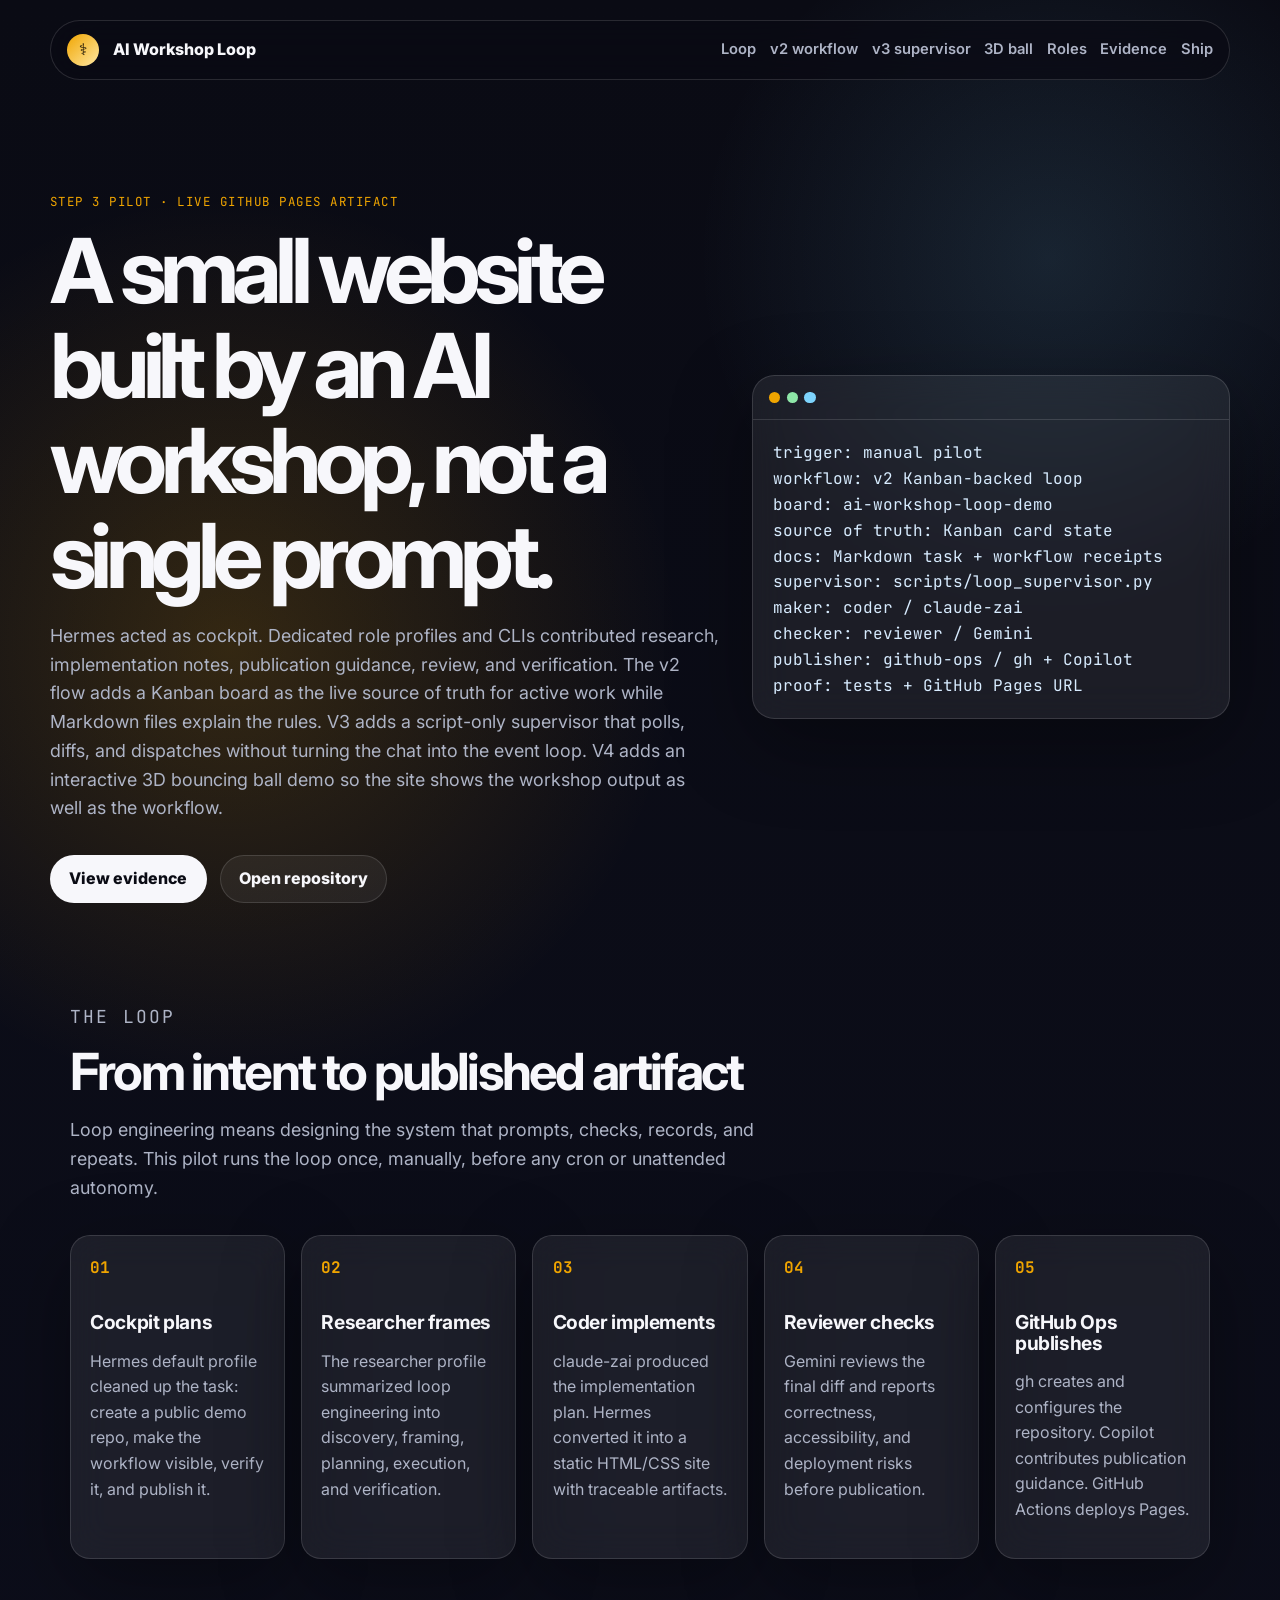
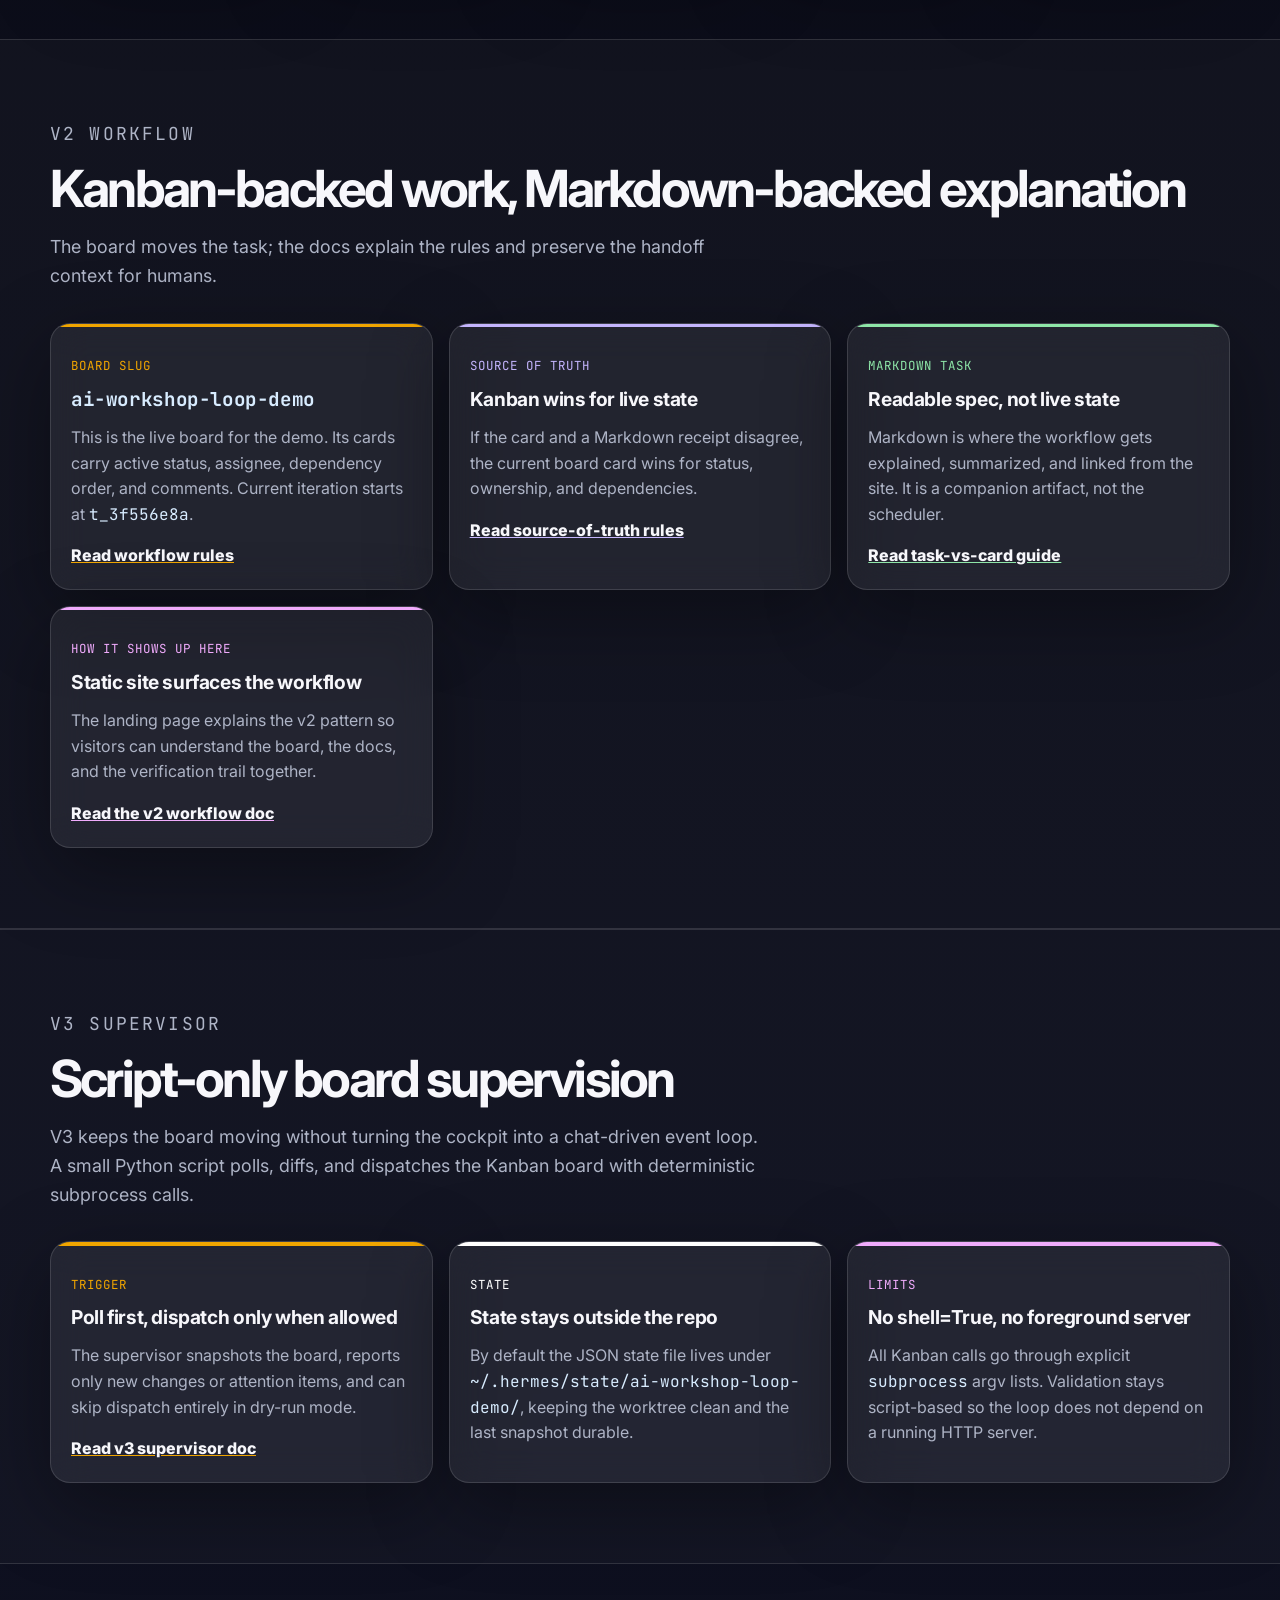
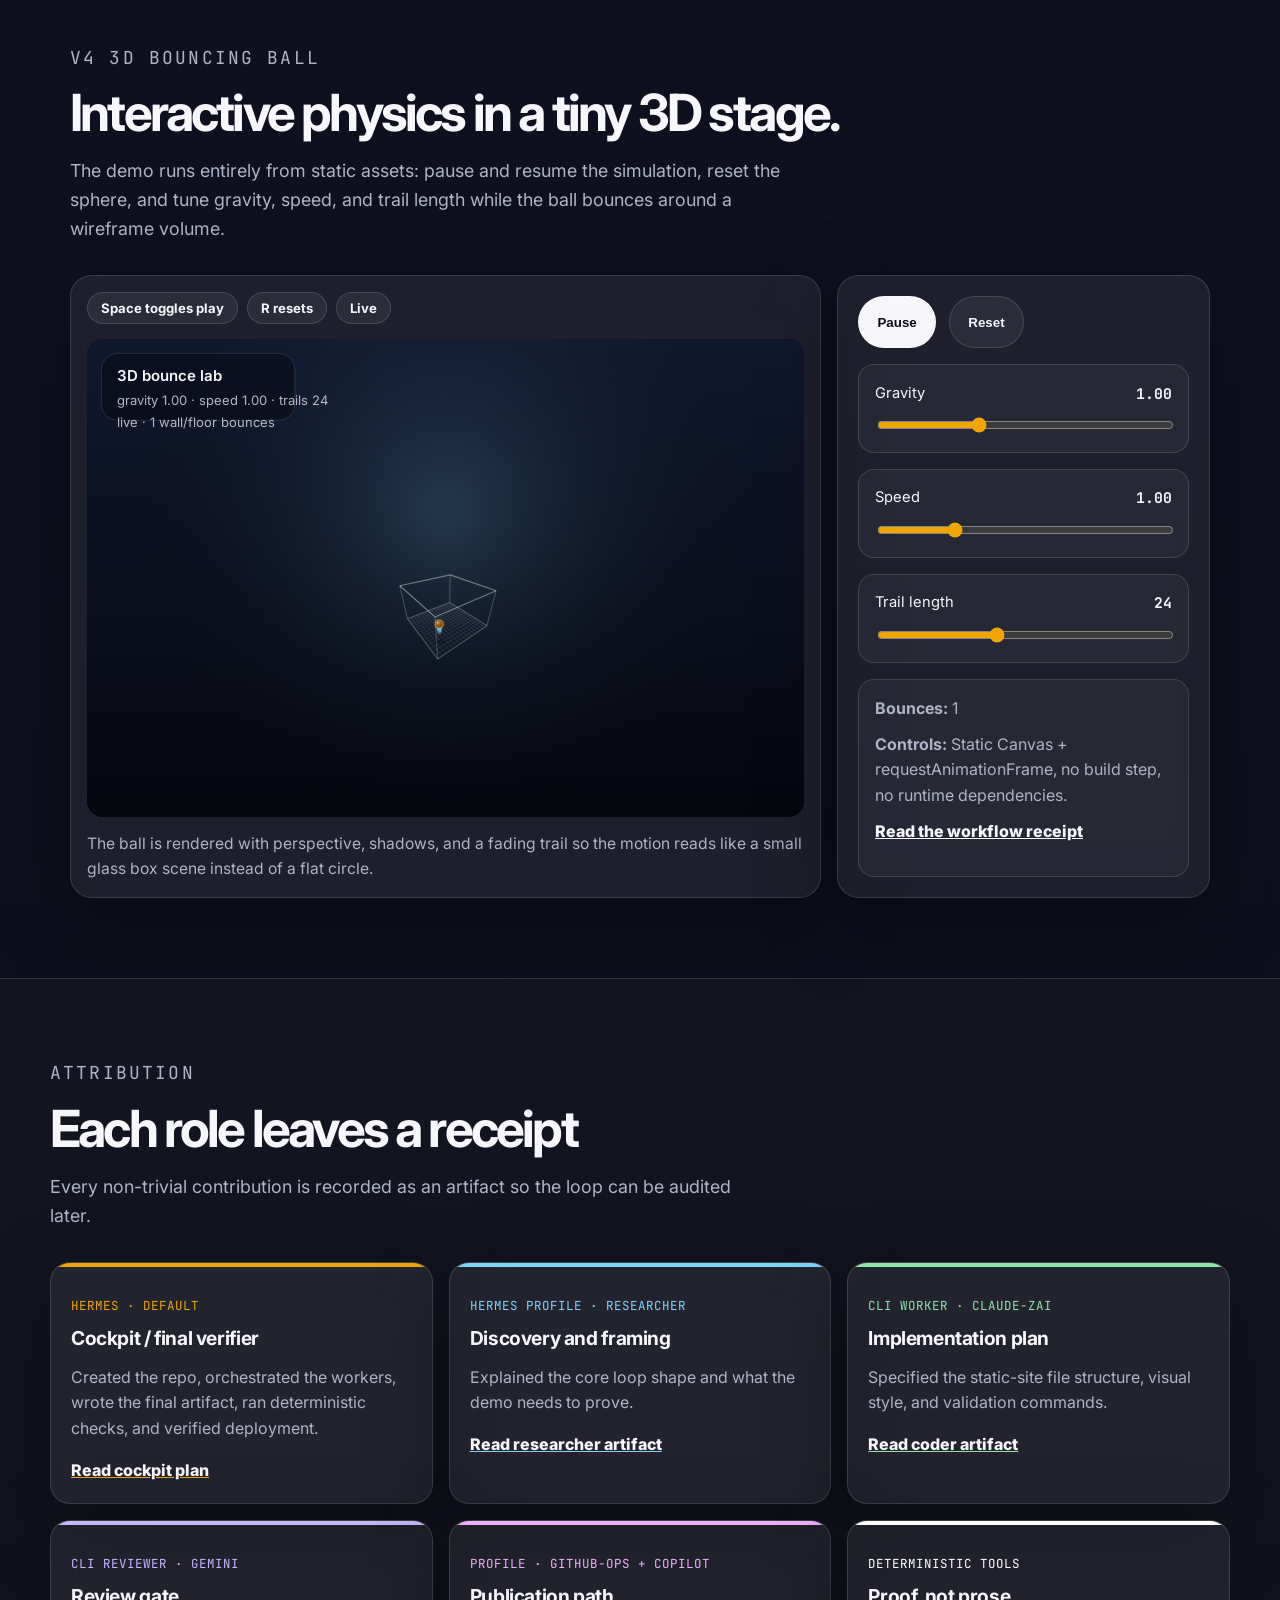
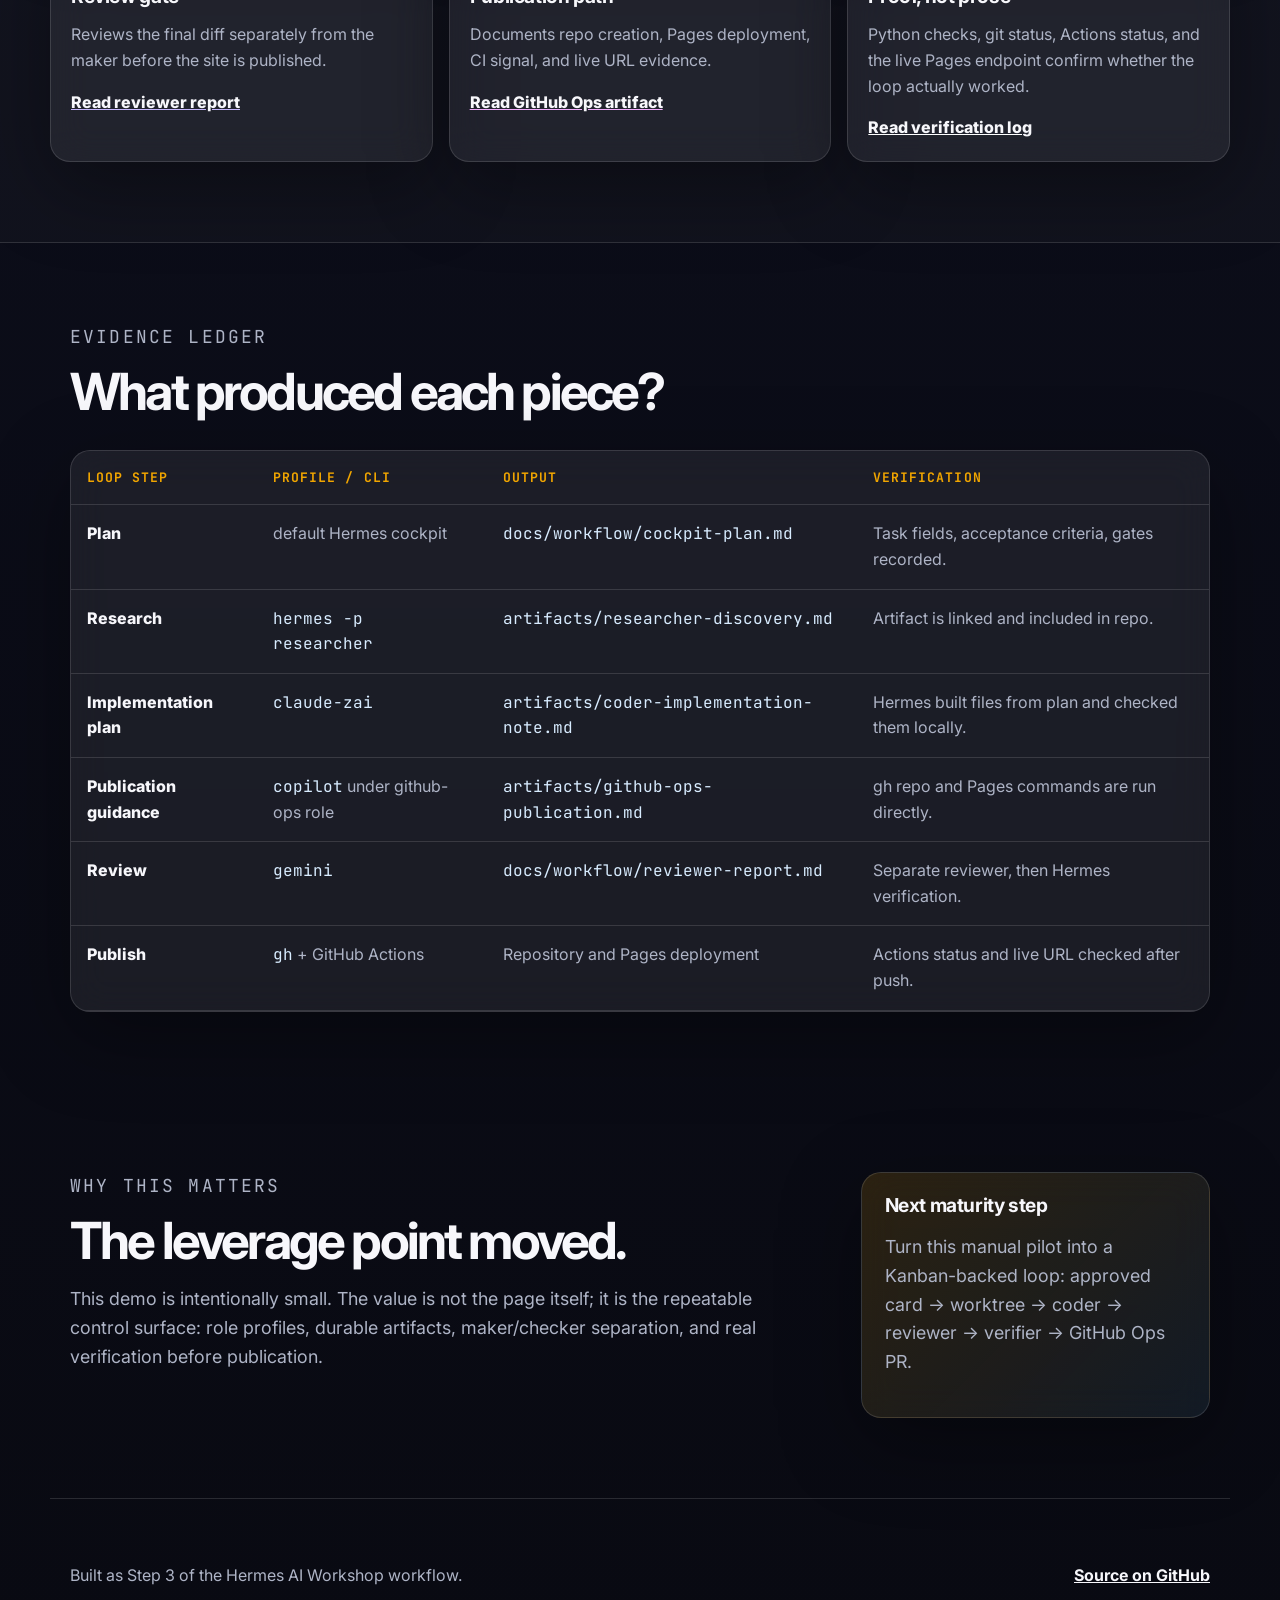
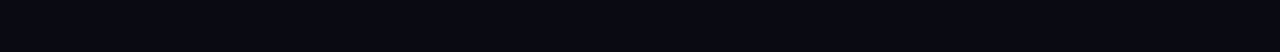
<file: index.html>
<!doctype html>
<html lang="en">
<head>
  <meta charset="utf-8">
  <meta name="viewport" content="width=device-width, initial-scale=1">
  <meta name="description" content="A live GitHub Pages demo of a Hermes AI-workshop loop with role profiles, Kanban-backed v2 workflow rules, review gates, deterministic verification, and a script-only v3 loop supervisor.">
  <title>Hermes AI Workshop Loop Demo</title>
  <link rel="preconnect" href="https://fonts.googleapis.com">
  <link rel="preconnect" href="https://fonts.gstatic.com" crossorigin>
  <link href="https://fonts.googleapis.com/css2?family=Inter:wght@400;500;600;700;800&family=JetBrains+Mono:wght@400;600&display=swap" rel="stylesheet">
  <link rel="stylesheet" href="styles.css">
</head>
<body>
  <a class="skip-link" href="#main">Skip to content</a>
  <header class="hero">
    <nav class="nav" aria-label="Primary">
      <a class="brand" href="#top" aria-label="AI Workshop Loop Demo home">
        <span class="brand-mark">⚕</span>
        <span>AI Workshop Loop</span>
      </a>
      <div class="nav-links">
        <a href="#loop">Loop</a>
        <a href="#workflow-v2">v2 workflow</a>
        <a href="#workflow-v3">v3 supervisor</a>
        <a href="#ball-demo">3D ball</a>
        <a href="#roles">Roles</a>
        <a href="#evidence">Evidence</a>
        <a href="#ship">Ship</a>
      </div>
    </nav>

    <section id="top" class="hero-grid" aria-labelledby="hero-title">
      <div class="hero-copy">
        <p class="eyebrow">Step 3 pilot · live GitHub Pages artifact</p>
        <h1 id="hero-title">A small website built by an AI workshop, not a single prompt.</h1>
        <p class="hero-subtitle">Hermes acted as cockpit. Dedicated role profiles and CLIs contributed research, implementation notes, publication guidance, review, and verification. The v2 flow adds a Kanban board as the live source of truth for active work while Markdown files explain the rules. V3 adds a script-only supervisor that polls, diffs, and dispatches without turning the chat into the event loop. V4 adds an interactive 3D bouncing ball demo so the site shows the workshop output as well as the workflow.</p>
        <div class="hero-actions">
          <a class="button primary" href="#evidence">View evidence</a>
          <a class="button secondary" href="https://github.com/wink-/ai-workshop-loop-demo">Open repository</a>
        </div>
      </div>
      <div class="terminal-card" role="img" aria-label="Workflow terminal summary">
        <div class="terminal-dots" aria-hidden="true"><span></span><span></span><span></span></div>
        <pre><code>trigger: manual pilot
workflow: v2 Kanban-backed loop
board: ai-workshop-loop-demo
source of truth: Kanban card state
docs: Markdown task + workflow receipts
supervisor: scripts/loop_supervisor.py
maker: coder / claude-zai
checker: reviewer / Gemini
publisher: github-ops / gh + Copilot
proof: tests + GitHub Pages URL</code></pre>
      </div>
    </section>
  </header>

  <main id="main">
    <section id="loop" class="section">
      <div class="section-heading">
        <p class="eyebrow">The loop</p>
        <h2>From intent to published artifact</h2>
        <p>Loop engineering means designing the system that prompts, checks, records, and repeats. This pilot runs the loop once, manually, before any cron or unattended autonomy.</p>
      </div>
      <ol class="timeline" aria-label="Workflow timeline">
        <li>
          <span class="step-number">01</span>
          <h3>Cockpit plans</h3>
          <p>Hermes default profile cleaned up the task: create a public demo repo, make the workflow visible, verify it, and publish it.</p>
        </li>
        <li>
          <span class="step-number">02</span>
          <h3>Researcher frames</h3>
          <p>The researcher profile summarized loop engineering into discovery, framing, planning, execution, and verification.</p>
        </li>
        <li>
          <span class="step-number">03</span>
          <h3>Coder implements</h3>
          <p>claude-zai produced the implementation plan. Hermes converted it into a static HTML/CSS site with traceable artifacts.</p>
        </li>
        <li>
          <span class="step-number">04</span>
          <h3>Reviewer checks</h3>
          <p>Gemini reviews the final diff and reports correctness, accessibility, and deployment risks before publication.</p>
        </li>
        <li>
          <span class="step-number">05</span>
          <h3>GitHub Ops publishes</h3>
          <p>gh creates and configures the repository. Copilot contributes publication guidance. GitHub Actions deploys Pages.</p>
        </li>
      </ol>
    </section>

    <section id="workflow-v2" class="section alt">
      <div class="section-heading">
        <p class="eyebrow">v2 workflow</p>
        <h2>Kanban-backed work, Markdown-backed explanation</h2>
        <p>The board moves the task; the docs explain the rules and preserve the handoff context for humans.</p>
      </div>
      <div class="role-grid">
        <article class="role-card cockpit">
          <p class="role-tag">Board slug</p>
          <h3><code>ai-workshop-loop-demo</code></h3>
          <p>This is the live board for the demo. Its cards carry active status, assignee, dependency order, and comments. Current iteration starts at <code>t_3f556e8a</code>.</p>
          <a href="docs/workflow/kanban-backed-workflow.md">Read workflow rules</a>
        </article>
        <article class="role-card reviewer">
          <p class="role-tag">Source of truth</p>
          <h3>Kanban wins for live state</h3>
          <p>If the card and a Markdown receipt disagree, the current board card wins for status, ownership, and dependencies.</p>
          <a href="docs/workflow/kanban-backed-workflow.md">Read source-of-truth rules</a>
        </article>
        <article class="role-card coder">
          <p class="role-tag">Markdown task</p>
          <h3>Readable spec, not live state</h3>
          <p>Markdown is where the workflow gets explained, summarized, and linked from the site. It is a companion artifact, not the scheduler.</p>
          <a href="docs/workflow/markdown-task-vs-kanban-card.md">Read task-vs-card guide</a>
        </article>
        <article class="role-card github">
          <p class="role-tag">How it shows up here</p>
          <h3>Static site surfaces the workflow</h3>
          <p>The landing page explains the v2 pattern so visitors can understand the board, the docs, and the verification trail together.</p>
          <a href="docs/workflow/kanban-backed-workflow.md">Read the v2 workflow doc</a>
        </article>
      </div>
    </section>

    <section id="workflow-v3" class="section alt">
      <div class="section-heading">
        <p class="eyebrow">v3 supervisor</p>
        <h2>Script-only board supervision</h2>
        <p>V3 keeps the board moving without turning the cockpit into a chat-driven event loop. A small Python script polls, diffs, and dispatches the Kanban board with deterministic subprocess calls.</p>
      </div>
      <div class="role-grid">
        <article class="role-card cockpit">
          <p class="role-tag">Trigger</p>
          <h3>Poll first, dispatch only when allowed</h3>
          <p>The supervisor snapshots the board, reports only new changes or attention items, and can skip dispatch entirely in dry-run mode.</p>
          <a href="docs/workflow/loop-supervisor-v3.md">Read v3 supervisor doc</a>
        </article>
        <article class="role-card verifier">
          <p class="role-tag">State</p>
          <h3>State stays outside the repo</h3>
          <p>By default the JSON state file lives under <code>~/.hermes/state/ai-workshop-loop-demo/</code>, keeping the worktree clean and the last snapshot durable.</p>
        </article>
        <article class="role-card github">
          <p class="role-tag">Limits</p>
          <h3>No shell=True, no foreground server</h3>
          <p>All Kanban calls go through explicit <code>subprocess</code> argv lists. Validation stays script-based so the loop does not depend on a running HTTP server.</p>
        </article>
      </div>
    </section>

    <section id="ball-demo" class="section ball-demo">
      <div class="section-heading">
        <p class="eyebrow">v4 3D bouncing ball</p>
        <h2>Interactive physics in a tiny 3D stage.</h2>
        <p>The demo runs entirely from static assets: pause and resume the simulation, reset the sphere, and tune gravity, speed, and trail length while the ball bounces around a wireframe volume.</p>
      </div>
      <div class="ball-shell">
        <div class="ball-stage">
          <div class="ball-toolbar" aria-label="Demo shortcuts and status">
            <span class="pill">Space toggles play</span>
            <span class="pill">R resets</span>
            <span class="pill" id="ball-status">Live</span>
          </div>
          <canvas id="ball-canvas" class="ball-canvas" width="960" height="640" aria-label="Three-dimensional bouncing ball simulation"></canvas>
          <p class="ball-caption">The ball is rendered with perspective, shadows, and a fading trail so the motion reads like a small glass box scene instead of a flat circle.</p>
        </div>
        <aside class="ball-panel" aria-label="3D ball controls">
          <div class="ball-controls">
            <div class="control-row">
              <button id="ball-play-toggle" class="button primary" type="button" aria-pressed="false">Pause</button>
              <button id="ball-reset" class="button secondary" type="button">Reset</button>
            </div>

            <label class="slider-row" for="ball-gravity">
              <span>Gravity</span>
              <strong id="ball-gravity-value">1.00</strong>
              <input id="ball-gravity" type="range" min="0.4" max="2.2" step="0.05" value="1">
            </label>

            <label class="slider-row" for="ball-speed">
              <span>Speed</span>
              <strong id="ball-speed-value">1.00</strong>
              <input id="ball-speed" type="range" min="0.5" max="2.5" step="0.05" value="1">
            </label>

            <label class="slider-row" for="ball-trails">
              <span>Trail length</span>
              <strong id="ball-trails-value">24</strong>
              <input id="ball-trails" type="range" min="0" max="60" step="1" value="24">
            </label>
          </div>
          <div class="ball-notes">
            <p><strong>Bounces:</strong> <span id="ball-bounces">0</span></p>
            <p><strong>Controls:</strong> Static Canvas + requestAnimationFrame, no build step, no runtime dependencies.</p>
            <p><a href="docs/workflow/3d-bouncing-ball-v4.md">Read the workflow receipt</a></p>
          </div>
        </aside>
      </div>
    </section>

    <section id="roles" class="section alt">
      <div class="section-heading">
        <p class="eyebrow">Attribution</p>
        <h2>Each role leaves a receipt</h2>
        <p>Every non-trivial contribution is recorded as an artifact so the loop can be audited later.</p>
      </div>
      <div class="role-grid">
        <article class="role-card cockpit">
          <p class="role-tag">Hermes · default</p>
          <h3>Cockpit / final verifier</h3>
          <p>Created the repo, orchestrated the workers, wrote the final artifact, ran deterministic checks, and verified deployment.</p>
          <a href="docs/workflow/cockpit-plan.md">Read cockpit plan</a>
        </article>
        <article class="role-card researcher">
          <p class="role-tag">Hermes profile · researcher</p>
          <h3>Discovery and framing</h3>
          <p>Explained the core loop shape and what the demo needs to prove.</p>
          <a href="artifacts/researcher-discovery.md">Read researcher artifact</a>
        </article>
        <article class="role-card coder">
          <p class="role-tag">CLI worker · claude-zai</p>
          <h3>Implementation plan</h3>
          <p>Specified the static-site file structure, visual style, and validation commands.</p>
          <a href="artifacts/coder-implementation-note.md">Read coder artifact</a>
        </article>
        <article class="role-card reviewer">
          <p class="role-tag">CLI reviewer · Gemini</p>
          <h3>Review gate</h3>
          <p>Reviews the final diff separately from the maker before the site is published.</p>
          <a href="docs/workflow/reviewer-report.md">Read reviewer report</a>
        </article>
        <article class="role-card github">
          <p class="role-tag">Profile · github-ops + Copilot</p>
          <h3>Publication path</h3>
          <p>Documents repo creation, Pages deployment, CI signal, and live URL evidence.</p>
          <a href="artifacts/github-ops-publication.md">Read GitHub Ops artifact</a>
        </article>
        <article class="role-card verifier">
          <p class="role-tag">Deterministic tools</p>
          <h3>Proof, not prose</h3>
          <p>Python checks, git status, Actions status, and the live Pages endpoint confirm whether the loop actually worked.</p>
          <a href="docs/workflow/verification.md">Read verification log</a>
        </article>
      </div>
    </section>

    <section id="evidence" class="section">
      <div class="section-heading">
        <p class="eyebrow">Evidence ledger</p>
        <h2>What produced each piece?</h2>
      </div>
      <div class="table-wrap">
        <table>
          <thead>
            <tr>
              <th scope="col">Loop step</th>
              <th scope="col">Profile / CLI</th>
              <th scope="col">Output</th>
              <th scope="col">Verification</th>
            </tr>
          </thead>
          <tbody>
            <tr>
              <td>Plan</td>
              <td>default Hermes cockpit</td>
              <td><code>docs/workflow/cockpit-plan.md</code></td>
              <td>Task fields, acceptance criteria, gates recorded.</td>
            </tr>
            <tr>
              <td>Research</td>
              <td><code>hermes -p researcher</code></td>
              <td><code>artifacts/researcher-discovery.md</code></td>
              <td>Artifact is linked and included in repo.</td>
            </tr>
            <tr>
              <td>Implementation plan</td>
              <td><code>claude-zai</code></td>
              <td><code>artifacts/coder-implementation-note.md</code></td>
              <td>Hermes built files from plan and checked them locally.</td>
            </tr>
            <tr>
              <td>Publication guidance</td>
              <td><code>copilot</code> under github-ops role</td>
              <td><code>artifacts/github-ops-publication.md</code></td>
              <td>gh repo and Pages commands are run directly.</td>
            </tr>
            <tr>
              <td>Review</td>
              <td><code>gemini</code></td>
              <td><code>docs/workflow/reviewer-report.md</code></td>
              <td>Separate reviewer, then Hermes verification.</td>
            </tr>
            <tr>
              <td>Publish</td>
              <td><code>gh</code> + GitHub Actions</td>
              <td>Repository and Pages deployment</td>
              <td>Actions status and live URL checked after push.</td>
            </tr>
          </tbody>
        </table>
      </div>
    </section>

    <section id="ship" class="section ship">
      <div>
        <p class="eyebrow">Why this matters</p>
        <h2>The leverage point moved.</h2>
        <p>This demo is intentionally small. The value is not the page itself; it is the repeatable control surface: role profiles, durable artifacts, maker/checker separation, and real verification before publication.</p>
      </div>
      <div class="ship-card">
        <h3>Next maturity step</h3>
        <p>Turn this manual pilot into a Kanban-backed loop: approved card → worktree → coder → reviewer → verifier → GitHub Ops PR.</p>
      </div>
    </section>
  </main>

  <footer class="footer">
    <p>Built as Step 3 of the Hermes AI Workshop workflow.</p>
    <p><a href="https://github.com/wink-/ai-workshop-loop-demo">Source on GitHub</a></p>
  </footer>
  <script src="scripts/ball_demo.js"></script>
</body>
</html>
</file>
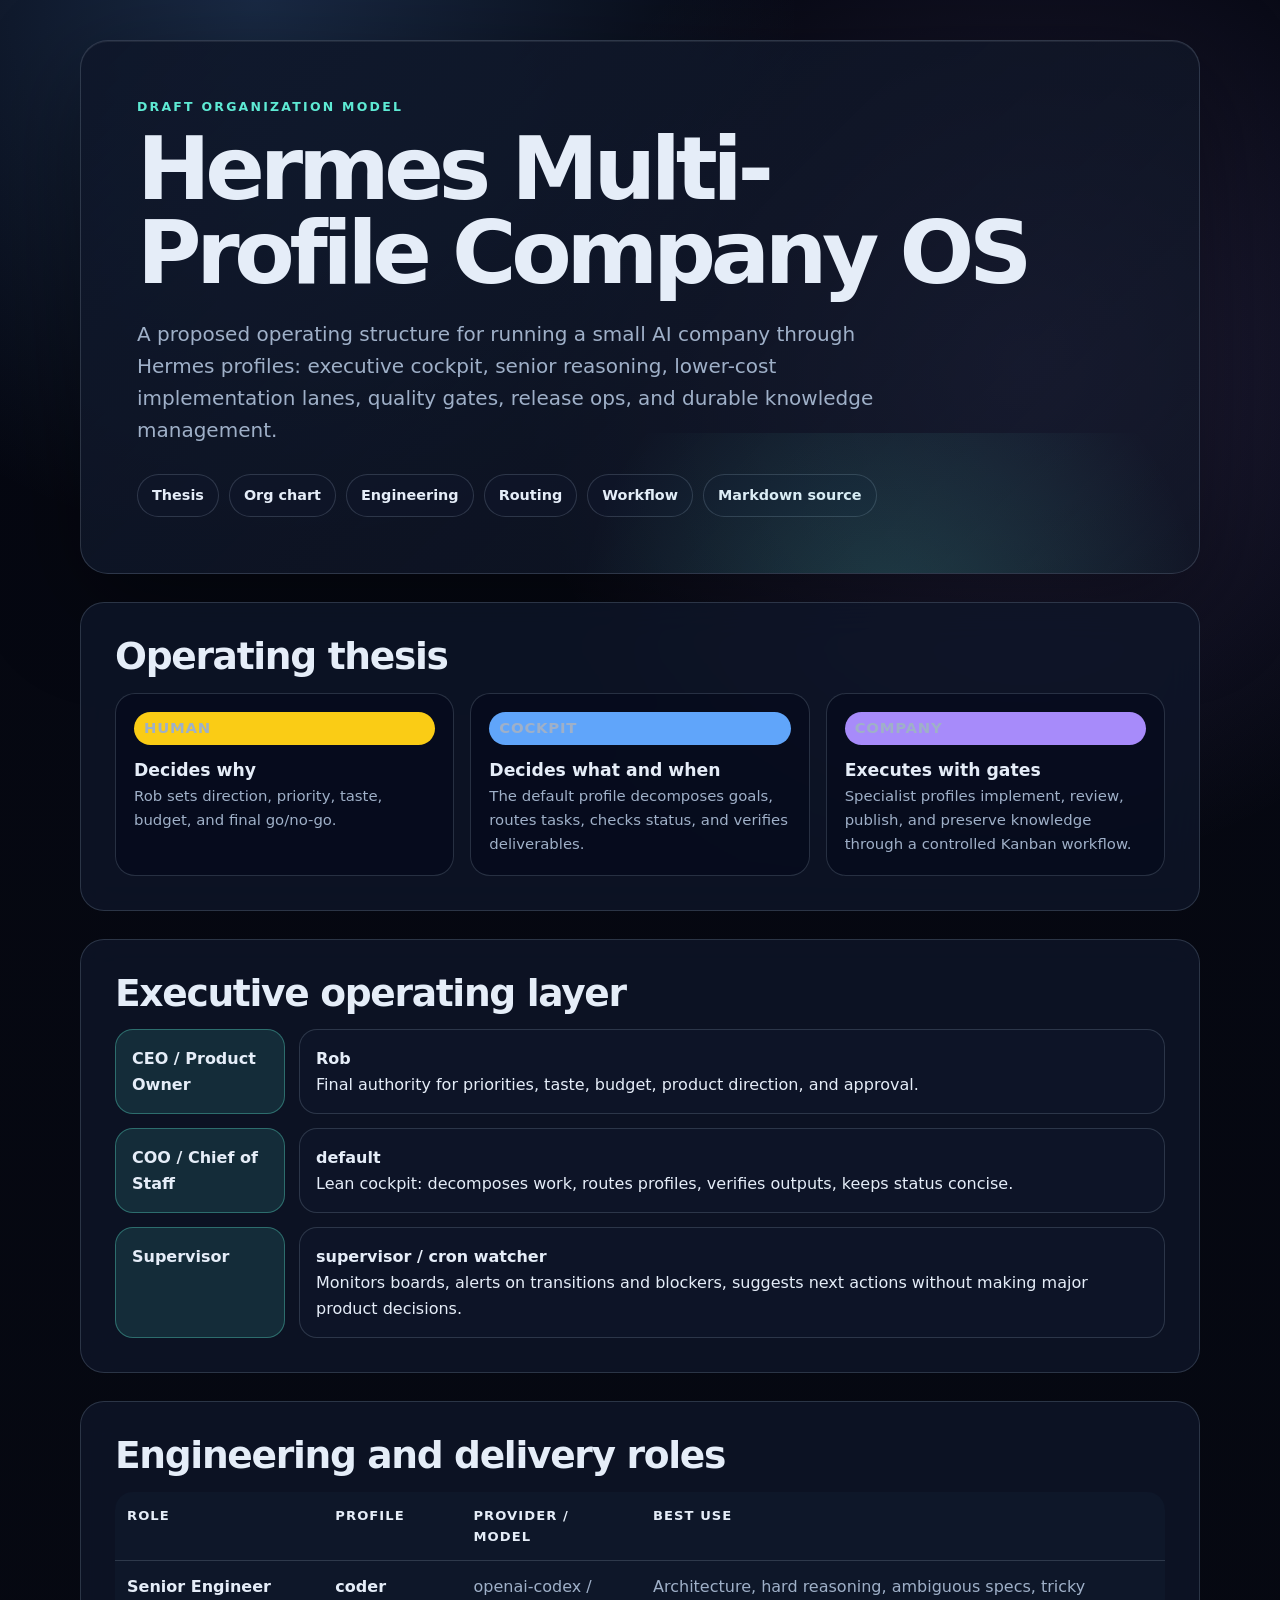
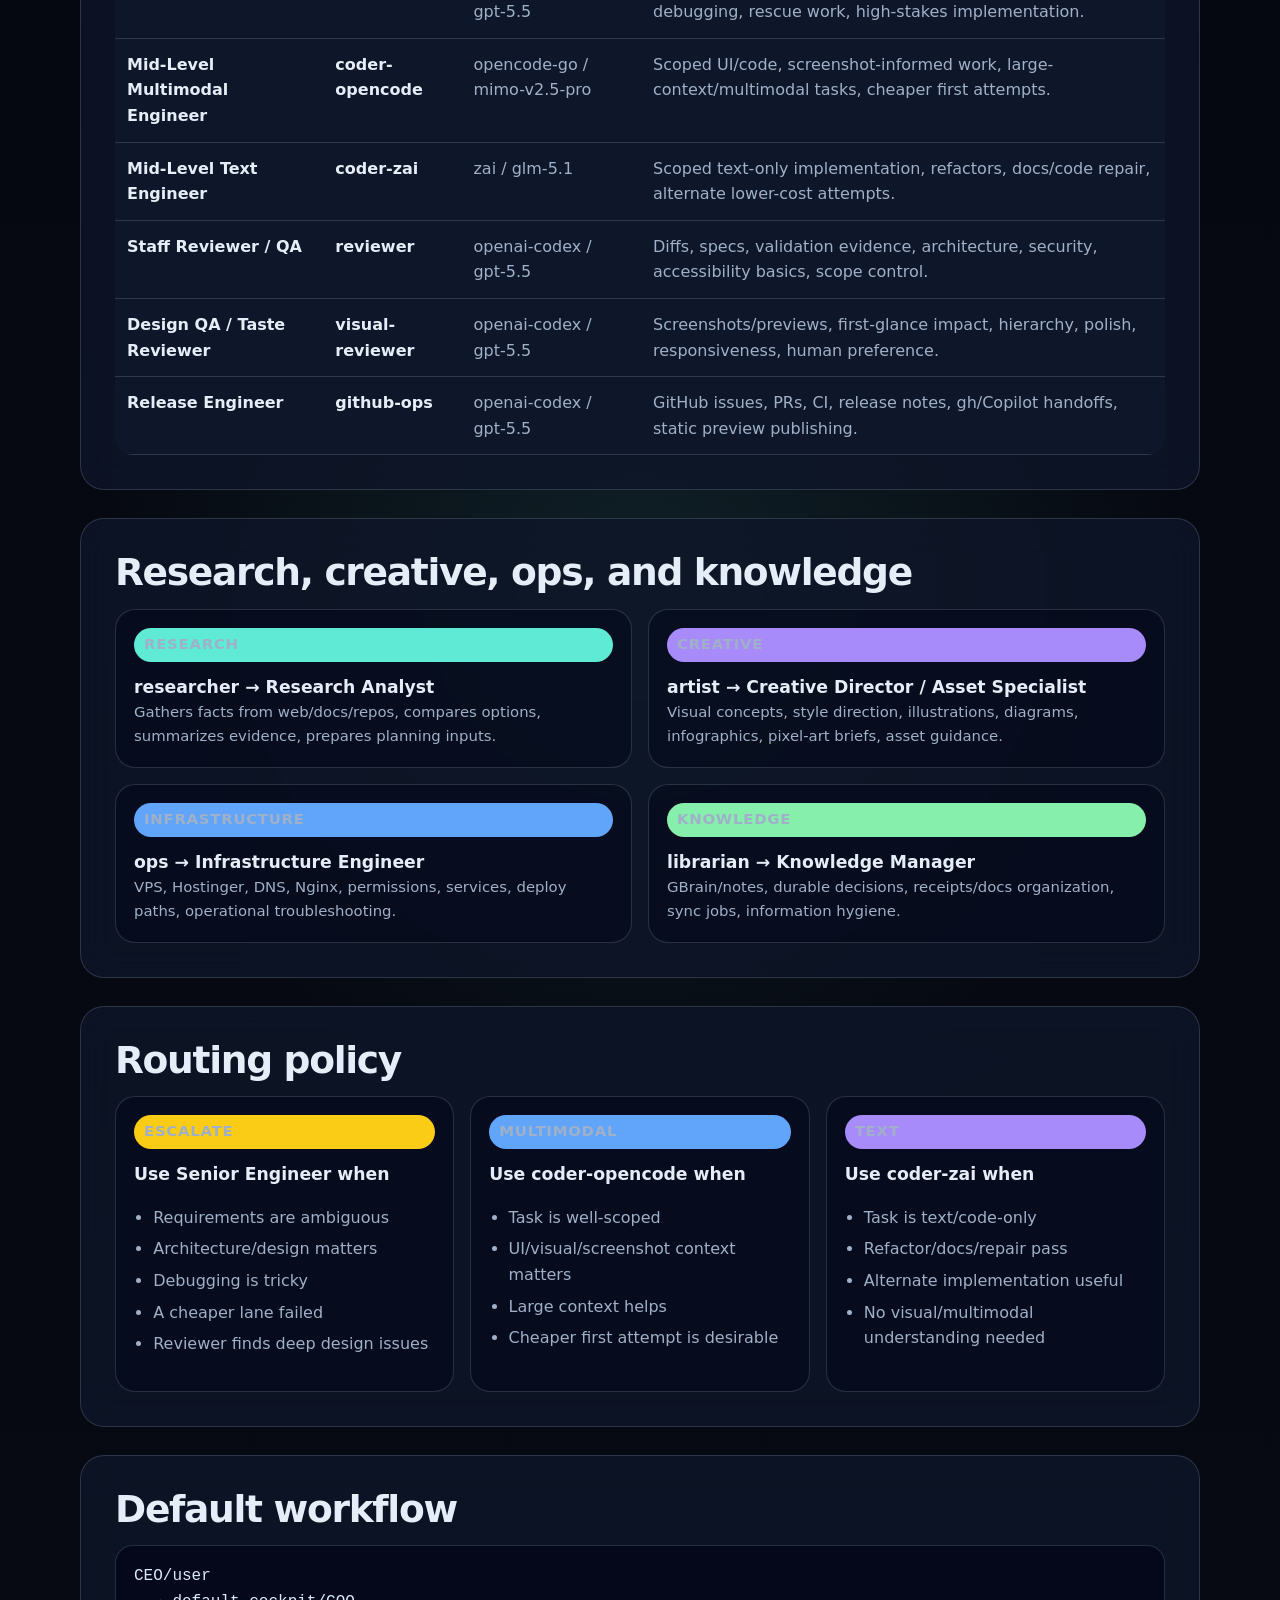
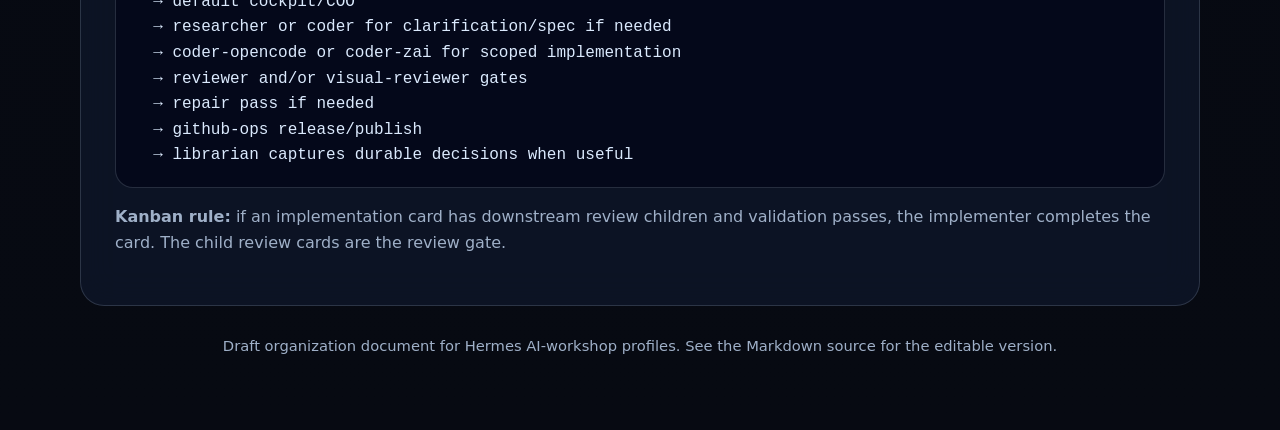
<file: ai-company-organization.html>
<!doctype html>
<html lang="en">
<head>
  <meta charset="utf-8">
  <meta name="viewport" content="width=device-width, initial-scale=1">
  <title>Hermes Multi-Profile Company OS — Draft Organization</title>
  <meta name="description" content="Draft organization model for running a small AI company with Hermes multi-profile agents.">
  <style>
    :root {
      color-scheme: dark;
      --bg: #070a12;
      --panel: rgba(15, 23, 42, 0.78);
      --panel-strong: rgba(15, 23, 42, 0.96);
      --text: #e5edf8;
      --muted: #9fb0c8;
      --line: rgba(148, 163, 184, 0.24);
      --cyan: #5eead4;
      --blue: #60a5fa;
      --violet: #a78bfa;
      --gold: #facc15;
      --green: #86efac;
      font-family: Inter, ui-sans-serif, system-ui, -apple-system, BlinkMacSystemFont, "Segoe UI", sans-serif;
    }

    * { box-sizing: border-box; }

    body {
      margin: 0;
      min-height: 100vh;
      color: var(--text);
      background:
        radial-gradient(circle at 20% 0%, rgba(96, 165, 250, 0.22), transparent 34rem),
        radial-gradient(circle at 80% 10%, rgba(167, 139, 250, 0.18), transparent 32rem),
        radial-gradient(circle at 50% 60%, rgba(94, 234, 212, 0.10), transparent 34rem),
        linear-gradient(180deg, #050711, var(--bg));
      line-height: 1.6;
    }

    a { color: var(--cyan); }

    .shell {
      width: min(1120px, calc(100% - 32px));
      margin: 0 auto;
      padding: 40px 0 72px;
    }

    header.hero {
      border: 1px solid var(--line);
      border-radius: 28px;
      padding: clamp(28px, 5vw, 56px);
      background: linear-gradient(135deg, rgba(15, 23, 42, 0.92), rgba(17, 24, 39, 0.62));
      box-shadow: 0 30px 100px rgba(0, 0, 0, 0.38), inset 0 1px 0 rgba(255,255,255,0.07);
      position: relative;
      overflow: hidden;
    }

    header.hero::after {
      content: "";
      position: absolute;
      inset: auto -10% -45% 35%;
      height: 380px;
      background: radial-gradient(circle, rgba(94, 234, 212, 0.18), transparent 68%);
      pointer-events: none;
    }

    .eyebrow {
      margin: 0 0 10px;
      color: var(--cyan);
      font-size: 0.78rem;
      font-weight: 800;
      letter-spacing: 0.18em;
      text-transform: uppercase;
    }

    h1 {
      margin: 0;
      font-size: clamp(2.45rem, 7vw, 5.5rem);
      line-height: 0.95;
      letter-spacing: -0.06em;
      max-width: 920px;
    }

    .lede {
      margin: 24px 0 0;
      color: var(--muted);
      max-width: 760px;
      font-size: clamp(1rem, 2vw, 1.25rem);
    }

    nav {
      display: flex;
      gap: 10px;
      flex-wrap: wrap;
      margin: 28px 0 0;
    }

    nav a {
      text-decoration: none;
      border: 1px solid var(--line);
      border-radius: 999px;
      padding: 9px 14px;
      background: rgba(15, 23, 42, 0.6);
      color: var(--text);
      font-weight: 700;
      font-size: 0.9rem;
    }

    section {
      margin-top: 28px;
      border: 1px solid var(--line);
      border-radius: 24px;
      background: var(--panel);
      padding: clamp(22px, 4vw, 34px);
      backdrop-filter: blur(18px);
    }

    h2 {
      margin: 0 0 16px;
      font-size: clamp(1.5rem, 3vw, 2.35rem);
      line-height: 1.05;
      letter-spacing: -0.035em;
    }

    h3 { margin: 0 0 10px; }
    p { color: var(--muted); }

    .grid { display: grid; gap: 16px; }
    .grid.two { grid-template-columns: repeat(2, minmax(0, 1fr)); }
    .grid.three { grid-template-columns: repeat(3, minmax(0, 1fr)); }

    .card {
      border: 1px solid var(--line);
      border-radius: 20px;
      padding: 18px;
      background: rgba(2, 6, 23, 0.42);
      min-height: 100%;
    }

    .card strong { display: block; font-size: 1.08rem; }
    .card span { display: block; color: var(--muted); font-size: 0.93rem; }
    .tag {
      display: inline-flex;
      align-items: center;
      gap: 8px;
      border-radius: 999px;
      padding: 5px 10px;
      color: #07111f;
      background: var(--cyan);
      font-weight: 900;
      font-size: 0.74rem;
      letter-spacing: 0.05em;
      text-transform: uppercase;
      margin-bottom: 12px;
    }

    .tag.gold { background: var(--gold); }
    .tag.blue { background: var(--blue); }
    .tag.violet { background: var(--violet); }
    .tag.green { background: var(--green); }

    .org-flow {
      display: grid;
      gap: 14px;
      grid-template-columns: 1fr;
    }

    .flow-row {
      display: grid;
      grid-template-columns: 170px 1fr;
      gap: 14px;
      align-items: stretch;
    }

    .role-label {
      border-radius: 18px;
      padding: 16px;
      background: rgba(94, 234, 212, 0.12);
      border: 1px solid rgba(94, 234, 212, 0.34);
      font-weight: 900;
    }

    .role-body {
      border-radius: 18px;
      padding: 16px;
      background: rgba(15, 23, 42, 0.78);
      border: 1px solid var(--line);
    }

    table {
      width: 100%;
      border-collapse: collapse;
      overflow: hidden;
      border-radius: 18px;
      background: var(--panel-strong);
    }

    th, td {
      padding: 13px 12px;
      border-bottom: 1px solid var(--line);
      vertical-align: top;
      text-align: left;
    }

    th { color: var(--text); font-size: 0.82rem; letter-spacing: 0.08em; text-transform: uppercase; }
    td { color: var(--muted); }
    td:first-child, td:nth-child(2) { color: var(--text); font-weight: 700; }

    ul { color: var(--muted); padding-left: 1.2rem; }
    li + li { margin-top: 6px; }

    code, pre {
      font-family: ui-monospace, SFMono-Regular, Menlo, Consolas, monospace;
    }

    pre {
      overflow-x: auto;
      padding: 18px;
      border-radius: 18px;
      border: 1px solid var(--line);
      background: rgba(2, 6, 23, 0.72);
      color: #dbeafe;
    }

    footer {
      margin-top: 28px;
      color: var(--muted);
      text-align: center;
      font-size: 0.92rem;
    }

    @media (max-width: 760px) {
      .grid.two, .grid.three { grid-template-columns: 1fr; }
      .flow-row { grid-template-columns: 1fr; }
      th:nth-child(4), td:nth-child(4) { display: none; }
    }
  </style>
</head>
<body>
  <div class="shell">
    <header class="hero">
      <p class="eyebrow">Draft organization model</p>
      <h1>Hermes Multi-Profile Company OS</h1>
      <p class="lede">A proposed operating structure for running a small AI company through Hermes profiles: executive cockpit, senior reasoning, lower-cost implementation lanes, quality gates, release ops, and durable knowledge management.</p>
      <nav aria-label="Page sections">
        <a href="#thesis">Thesis</a>
        <a href="#org">Org chart</a>
        <a href="#engineering">Engineering</a>
        <a href="#routing">Routing</a>
        <a href="#workflow">Workflow</a>
        <a href="docs/ai-company-organization-draft.md">Markdown source</a>
      </nav>
    </header>

    <main>
      <section id="thesis">
        <h2>Operating thesis</h2>
        <div class="grid three">
          <article class="card"><span class="tag gold">Human</span><strong>Decides why</strong><span>Rob sets direction, priority, taste, budget, and final go/no-go.</span></article>
          <article class="card"><span class="tag blue">Cockpit</span><strong>Decides what and when</strong><span>The default profile decomposes goals, routes tasks, checks status, and verifies deliverables.</span></article>
          <article class="card"><span class="tag violet">Company</span><strong>Executes with gates</strong><span>Specialist profiles implement, review, publish, and preserve knowledge through a controlled Kanban workflow.</span></article>
        </div>
      </section>

      <section id="org">
        <h2>Executive operating layer</h2>
        <div class="org-flow">
          <div class="flow-row"><div class="role-label">CEO / Product Owner</div><div class="role-body"><strong>Rob</strong><br>Final authority for priorities, taste, budget, product direction, and approval.</div></div>
          <div class="flow-row"><div class="role-label">COO / Chief of Staff</div><div class="role-body"><strong>default</strong><br>Lean cockpit: decomposes work, routes profiles, verifies outputs, keeps status concise.</div></div>
          <div class="flow-row"><div class="role-label">Supervisor</div><div class="role-body"><strong>supervisor / cron watcher</strong><br>Monitors boards, alerts on transitions and blockers, suggests next actions without making major product decisions.</div></div>
        </div>
      </section>

      <section id="engineering">
        <h2>Engineering and delivery roles</h2>
        <table>
          <thead><tr><th>Role</th><th>Profile</th><th>Provider / model</th><th>Best use</th></tr></thead>
          <tbody>
            <tr><td>Senior Engineer</td><td>coder</td><td>openai-codex / gpt-5.5</td><td>Architecture, hard reasoning, ambiguous specs, tricky debugging, rescue work, high-stakes implementation.</td></tr>
            <tr><td>Mid-Level Multimodal Engineer</td><td>coder-opencode</td><td>opencode-go / mimo-v2.5-pro</td><td>Scoped UI/code, screenshot-informed work, large-context/multimodal tasks, cheaper first attempts.</td></tr>
            <tr><td>Mid-Level Text Engineer</td><td>coder-zai</td><td>zai / glm-5.1</td><td>Scoped text-only implementation, refactors, docs/code repair, alternate lower-cost attempts.</td></tr>
            <tr><td>Staff Reviewer / QA</td><td>reviewer</td><td>openai-codex / gpt-5.5</td><td>Diffs, specs, validation evidence, architecture, security, accessibility basics, scope control.</td></tr>
            <tr><td>Design QA / Taste Reviewer</td><td>visual-reviewer</td><td>openai-codex / gpt-5.5</td><td>Screenshots/previews, first-glance impact, hierarchy, polish, responsiveness, human preference.</td></tr>
            <tr><td>Release Engineer</td><td>github-ops</td><td>openai-codex / gpt-5.5</td><td>GitHub issues, PRs, CI, release notes, gh/Copilot handoffs, static preview publishing.</td></tr>
          </tbody>
        </table>
      </section>

      <section>
        <h2>Research, creative, ops, and knowledge</h2>
        <div class="grid two">
          <article class="card"><span class="tag">Research</span><strong>researcher → Research Analyst</strong><span>Gathers facts from web/docs/repos, compares options, summarizes evidence, prepares planning inputs.</span></article>
          <article class="card"><span class="tag violet">Creative</span><strong>artist → Creative Director / Asset Specialist</strong><span>Visual concepts, style direction, illustrations, diagrams, infographics, pixel-art briefs, asset guidance.</span></article>
          <article class="card"><span class="tag blue">Infrastructure</span><strong>ops → Infrastructure Engineer</strong><span>VPS, Hostinger, DNS, Nginx, permissions, services, deploy paths, operational troubleshooting.</span></article>
          <article class="card"><span class="tag green">Knowledge</span><strong>librarian → Knowledge Manager</strong><span>GBrain/notes, durable decisions, receipts/docs organization, sync jobs, information hygiene.</span></article>
        </div>
      </section>

      <section id="routing">
        <h2>Routing policy</h2>
        <div class="grid three">
          <article class="card"><span class="tag gold">Escalate</span><strong>Use Senior Engineer when</strong><ul><li>Requirements are ambiguous</li><li>Architecture/design matters</li><li>Debugging is tricky</li><li>A cheaper lane failed</li><li>Reviewer finds deep design issues</li></ul></article>
          <article class="card"><span class="tag blue">Multimodal</span><strong>Use coder-opencode when</strong><ul><li>Task is well-scoped</li><li>UI/visual/screenshot context matters</li><li>Large context helps</li><li>Cheaper first attempt is desirable</li></ul></article>
          <article class="card"><span class="tag violet">Text</span><strong>Use coder-zai when</strong><ul><li>Task is text/code-only</li><li>Refactor/docs/repair pass</li><li>Alternate implementation useful</li><li>No visual/multimodal understanding needed</li></ul></article>
        </div>
      </section>

      <section id="workflow">
        <h2>Default workflow</h2>
        <pre>CEO/user
  → default cockpit/COO
  → researcher or coder for clarification/spec if needed
  → coder-opencode or coder-zai for scoped implementation
  → reviewer and/or visual-reviewer gates
  → repair pass if needed
  → github-ops release/publish
  → librarian captures durable decisions when useful</pre>
        <p><strong>Kanban rule:</strong> if an implementation card has downstream review children and validation passes, the implementer completes the card. The child review cards are the review gate.</p>
      </section>
    </main>

    <footer>
      Draft organization document for Hermes AI-workshop profiles. See the Markdown source for the editable version.
    </footer>
  </div>
</body>
</html>
</file>
<file: styles.css>
:root {
  color-scheme: dark;
  --bg: #0a0b14;
  --bg-soft: #101321;
  --panel: rgba(255, 255, 255, 0.07);
  --panel-strong: rgba(255, 255, 255, 0.11);
  --text: #f7f7fb;
  --muted: #aeb4c6;
  --line: rgba(255, 255, 255, 0.13);
  --amber: #f0a500;
  --blue: #7dd3fc;
  --green: #8ee6a8;
  --purple: #c4b5fd;
  --pink: #f0abfc;
  --shadow: 0 24px 80px rgba(0, 0, 0, 0.35);
}

* { box-sizing: border-box; }
html { scroll-behavior: smooth; }
body {
  margin: 0;
  font-family: Inter, system-ui, -apple-system, BlinkMacSystemFont, "Segoe UI", sans-serif;
  background:
    radial-gradient(circle at 18% 10%, rgba(240, 165, 0, 0.18), transparent 28rem),
    radial-gradient(circle at 82% 4%, rgba(125, 211, 252, 0.12), transparent 22rem),
    linear-gradient(180deg, #0a0b14 0%, #0e1020 52%, #090a12 100%);
  color: var(--text);
  line-height: 1.6;
}

a { color: inherit; }
.skip-link {
  position: absolute;
  left: 1rem;
  top: -4rem;
  background: var(--amber);
  color: #17110a;
  padding: 0.75rem 1rem;
  border-radius: 999px;
  z-index: 10;
}
.skip-link:focus { top: 1rem; }

.hero { min-height: 92vh; padding: 1.25rem; }
.nav {
  position: sticky;
  top: 1rem;
  z-index: 5;
  max-width: 1180px;
  margin: 0 auto;
  display: flex;
  align-items: center;
  justify-content: space-between;
  gap: 1rem;
  padding: 0.8rem 1rem;
  border: 1px solid var(--line);
  border-radius: 999px;
  background: rgba(10, 11, 20, 0.72);
  backdrop-filter: blur(20px);
}
.brand,
.nav-links { display: flex; align-items: center; gap: 0.85rem; }
.brand { font-weight: 800; text-decoration: none; }
.brand-mark {
  display: grid;
  place-items: center;
  width: 2rem;
  height: 2rem;
  border-radius: 50%;
  background: linear-gradient(135deg, var(--amber), #ffe8a3);
  color: #191205;
}
.nav-links a {
  color: var(--muted);
  text-decoration: none;
  font-size: 0.92rem;
  font-weight: 600;
}
.nav-links a:hover { color: var(--text); }

.hero-grid {
  max-width: 1180px;
  margin: 7rem auto 0;
  display: grid;
  grid-template-columns: minmax(0, 1.05fr) minmax(320px, 0.75fr);
  gap: 2rem;
  align-items: center;
}
.eyebrow {
  margin: 0 0 0.8rem;
  color: var(--amber);
  font-family: "JetBrains Mono", monospace;
  font-size: 0.78rem;
  letter-spacing: 0.12em;
  text-transform: uppercase;
}
h1, h2, h3 { line-height: 1.06; margin: 0; }
h1 {
  max-width: 820px;
  font-size: clamp(3rem, 7vw, 6.9rem);
  letter-spacing: -0.075em;
}
h2 { font-size: clamp(2rem, 4vw, 4rem); letter-spacing: -0.055em; }
h3 { font-size: 1.2rem; letter-spacing: -0.02em; }
.hero-subtitle,
.section-heading p,
.ship p { color: var(--muted); font-size: 1.12rem; max-width: 720px; }
.hero-actions { display: flex; flex-wrap: wrap; gap: 0.8rem; margin-top: 2rem; }
.button {
  display: inline-flex;
  align-items: center;
  justify-content: center;
  min-height: 3rem;
  padding: 0 1.15rem;
  border-radius: 999px;
  font-weight: 800;
  text-decoration: none;
  border: 1px solid var(--line);
}
.primary { background: var(--text); color: #0a0b14; }
.secondary { background: rgba(255,255,255,0.06); color: var(--text); }
.terminal-card,
.role-card,
.ship-card,
.timeline li,
.table-wrap {
  border: 1px solid var(--line);
  background: var(--panel);
  box-shadow: var(--shadow);
  backdrop-filter: blur(18px);
}
.terminal-card { border-radius: 1.4rem; overflow: hidden; }
.terminal-dots { display: flex; gap: 0.4rem; padding: 1rem; border-bottom: 1px solid var(--line); }
.terminal-dots span { width: 0.72rem; height: 0.72rem; border-radius: 50%; background: var(--amber); }
.terminal-dots span:nth-child(2) { background: var(--green); }
.terminal-dots span:nth-child(3) { background: var(--blue); }
pre { margin: 0; padding: 1.25rem; overflow: auto; }
code { font-family: "JetBrains Mono", ui-monospace, SFMono-Regular, Menlo, monospace; color: #d8ecff; }

.section { max-width: 1180px; margin: 0 auto; padding: 5rem 1.25rem; }
.section.alt { max-width: none; padding-inline: max(1.25rem, calc((100vw - 1180px) / 2)); background: rgba(255,255,255,0.025); border-block: 1px solid var(--line); }
.section-heading { margin-bottom: 2rem; }
.timeline {
  list-style: none;
  display: grid;
  grid-template-columns: repeat(5, 1fr);
  gap: 1rem;
  padding: 0;
  margin: 0;
}
.timeline li { min-height: 17rem; border-radius: 1.25rem; padding: 1.2rem; }
.step-number { display: inline-flex; margin-bottom: 2rem; color: var(--amber); font-family: "JetBrains Mono", monospace; font-weight: 700; }
.timeline p,
.role-card p { color: var(--muted); }
.role-grid { display: grid; grid-template-columns: repeat(3, 1fr); gap: 1rem; }
.role-card { border-radius: 1.25rem; padding: 1.25rem; min-height: 15rem; position: relative; overflow: hidden; }
.role-card::before {
  content: "";
  position: absolute;
  inset: 0 0 auto;
  height: 0.22rem;
  background: var(--accent, var(--amber));
}
.role-card a { color: var(--text); font-weight: 800; text-decoration-color: var(--accent, var(--amber)); }
.role-tag { color: var(--accent, var(--amber)) !important; font-family: "JetBrains Mono", monospace; font-size: 0.78rem; text-transform: uppercase; letter-spacing: 0.08em; }
.cockpit { --accent: var(--amber); }
.researcher { --accent: var(--blue); }
.coder { --accent: var(--green); }
.reviewer { --accent: var(--purple); }
.github { --accent: var(--pink); }
.verifier { --accent: #ffffff; }
.table-wrap { border-radius: 1.25rem; overflow-x: auto; }
table { width: 100%; border-collapse: collapse; min-width: 760px; }
th, td { padding: 1rem; text-align: left; border-bottom: 1px solid var(--line); vertical-align: top; }
th { color: var(--amber); font-family: "JetBrains Mono", monospace; font-size: 0.82rem; text-transform: uppercase; letter-spacing: 0.08em; }
td { color: var(--muted); }
td:first-child { color: var(--text); font-weight: 800; }
.ship {
  display: grid;
  grid-template-columns: 1fr minmax(280px, 0.45fr);
  gap: 1rem;
  align-items: stretch;
}
.ship-card { border-radius: 1.25rem; padding: 1.4rem; background: linear-gradient(135deg, rgba(240,165,0,0.15), rgba(125,211,252,0.08)); }
.ball-shell {
  display: grid;
  grid-template-columns: minmax(0, 1.45fr) minmax(320px, 0.72fr);
  gap: 1rem;
  align-items: stretch;
}
.ball-stage,
.ball-panel {
  border: 1px solid var(--line);
  background: var(--panel);
  box-shadow: var(--shadow);
  backdrop-filter: blur(18px);
  border-radius: 1.35rem;
}
.ball-stage { padding: 1rem; overflow: hidden; }
.ball-toolbar {
  display: flex;
  flex-wrap: wrap;
  gap: 0.6rem;
  margin-bottom: 0.9rem;
}
.pill {
  display: inline-flex;
  align-items: center;
  min-height: 2rem;
  padding: 0 0.8rem;
  border-radius: 999px;
  border: 1px solid var(--line);
  background: rgba(255,255,255,0.06);
  color: var(--text);
  font-size: 0.82rem;
  font-weight: 700;
}
.ball-canvas {
  display: block;
  width: 100%;
  aspect-ratio: 3 / 2;
  border-radius: 1rem;
  background: #05070f;
}
.ball-caption {
  margin: 0.9rem 0 0;
  color: var(--muted);
  font-size: 0.98rem;
}
.ball-panel { padding: 1.25rem; display: grid; gap: 1rem; }
.ball-controls { display: grid; gap: 1rem; }
.control-row { display: flex; flex-wrap: wrap; gap: 0.8rem; }
.slider-row {
  display: grid;
  grid-template-columns: 1fr auto;
  gap: 0.5rem 0.75rem;
  align-items: center;
  padding: 0.95rem 1rem 1rem;
  border-radius: 1rem;
  border: 1px solid var(--line);
  background: rgba(255,255,255,0.04);
}
.slider-row span,
.slider-row strong {
  font-size: 0.92rem;
}
.slider-row strong { color: var(--text); font-family: "JetBrains Mono", monospace; }
.slider-row input[type="range"] {
  grid-column: 1 / -1;
  width: 100%;
  accent-color: var(--amber);
}
.ball-notes {
  padding: 1rem;
  border-radius: 1rem;
  background: rgba(255,255,255,0.04);
  border: 1px solid var(--line);
}
.ball-notes p { margin: 0 0 0.65rem; color: var(--muted); }
.ball-notes p:last-child { margin-bottom: 0; }
.ball-notes a { color: var(--text); font-weight: 800; }
.footer {
  max-width: 1180px;
  margin: 0 auto;
  padding: 3rem 1.25rem;
  color: var(--muted);
  display: flex;
  justify-content: space-between;
  gap: 1rem;
  border-top: 1px solid var(--line);
}
.footer a { color: var(--text); font-weight: 700; }

@media (max-width: 900px) {
  .hero-grid,
  .ship { grid-template-columns: 1fr; }
  .ball-shell { grid-template-columns: 1fr; }
  .timeline,
  .role-grid { grid-template-columns: 1fr 1fr; }
}
@media (max-width: 640px) {
  .nav { align-items: flex-start; border-radius: 1.2rem; }
  .nav,
  .nav-links { flex-direction: column; }
  .hero-grid { margin-top: 4rem; }
  .ball-stage,
  .ball-panel { padding: 0.9rem; }
  .timeline,
  .role-grid { grid-template-columns: 1fr; }
  .footer { flex-direction: column; }
}
</file>
